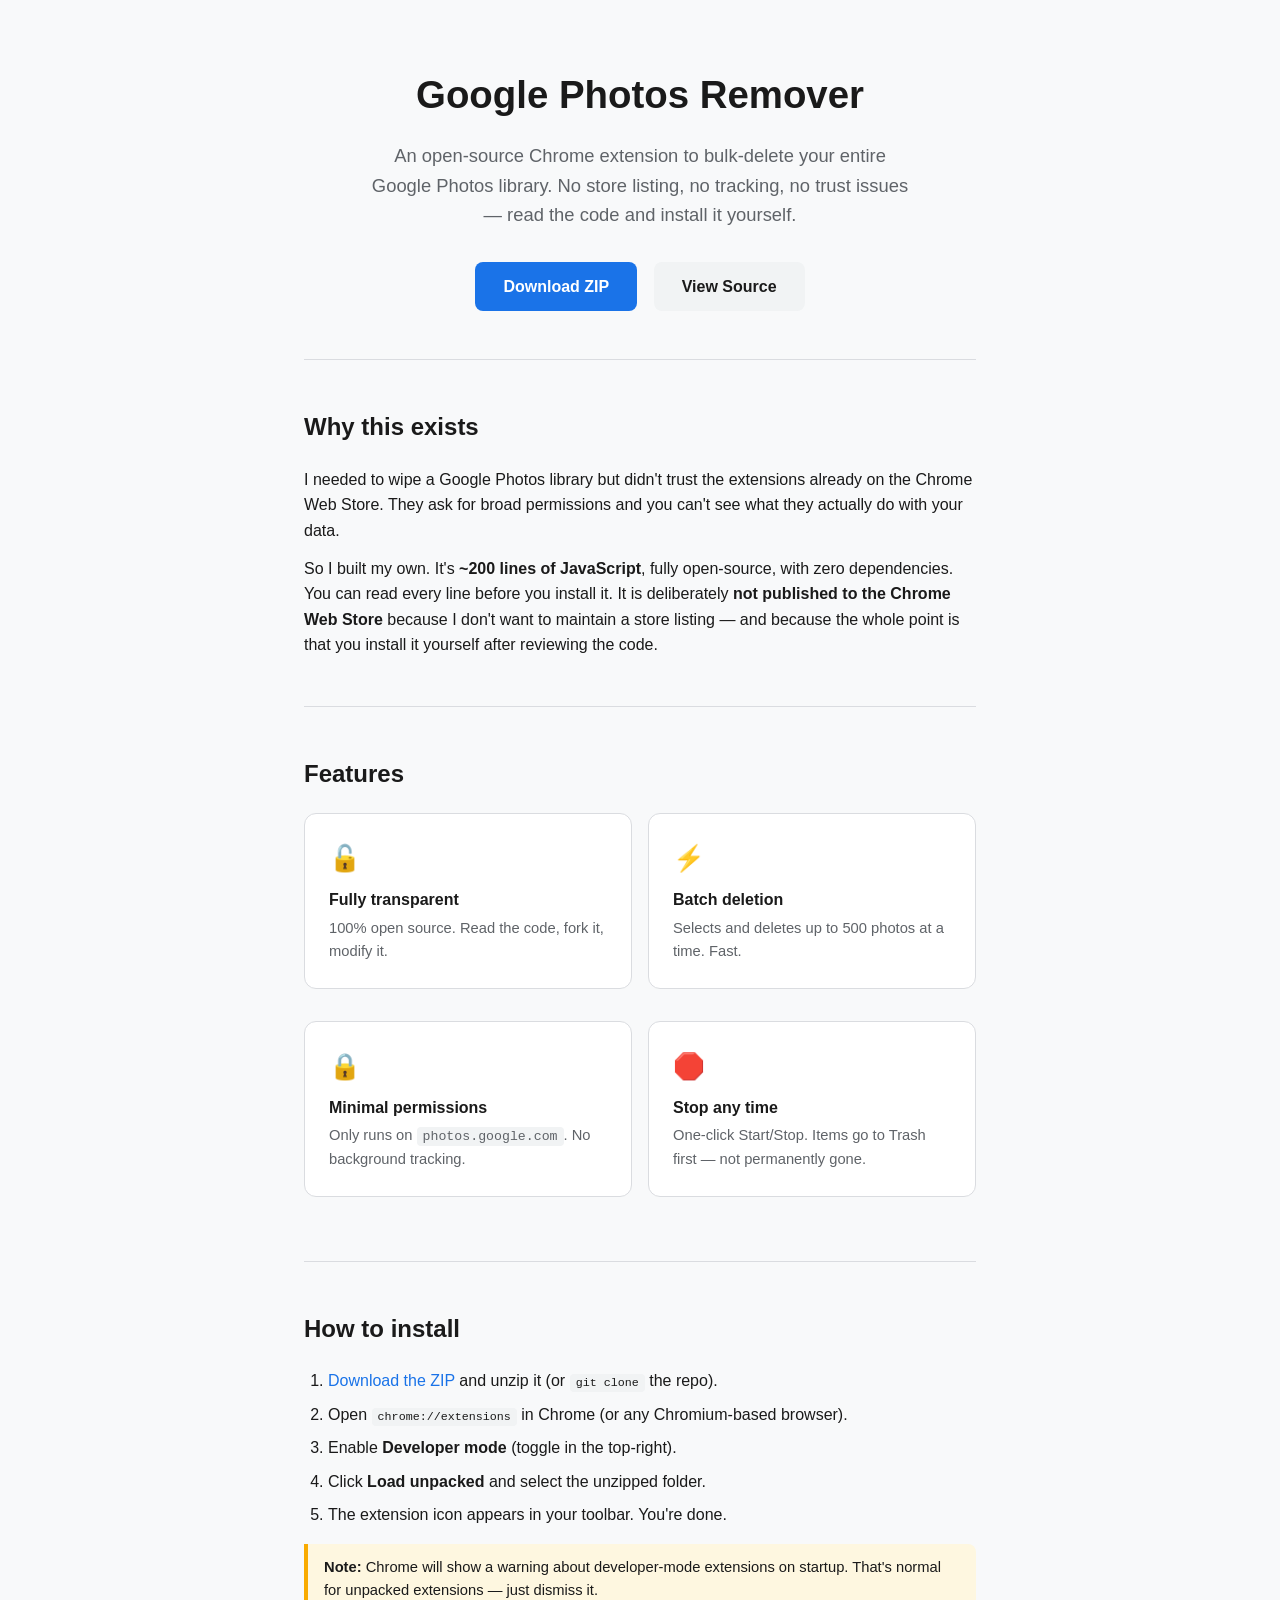
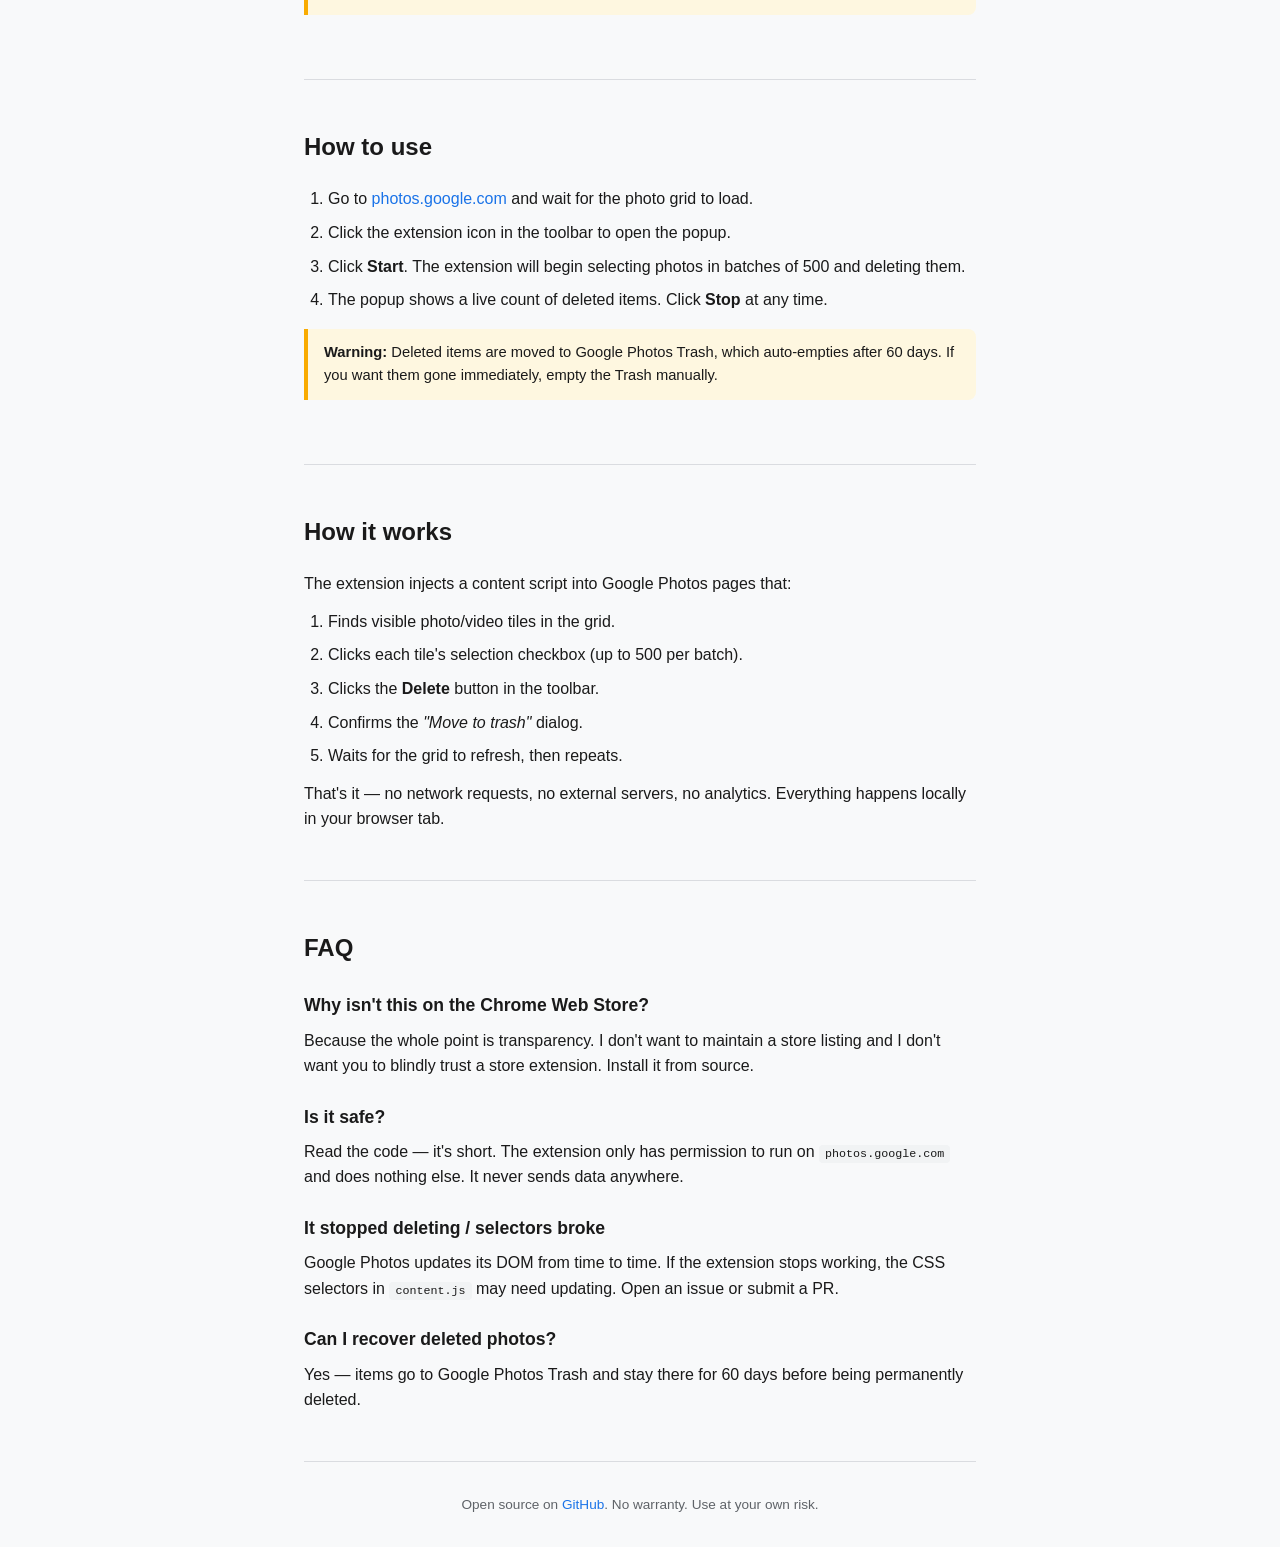
<file: docs/index.html>
<!DOCTYPE html>
<html lang="en">
  <head>
    <meta charset="utf-8" />
    <meta name="viewport" content="width=device-width, initial-scale=1" />
    <title>Google Photos Remover — Open-Source Chrome Extension</title>
    <meta
      name="description"
      content="Bulk-delete your Google Photos library with a transparent, open-source Chrome extension you can audit and install yourself."
    />
    <style>
      :root {
        --bg: #f8f9fa;
        --fg: #1a1a1a;
        --accent: #1a73e8;
        --accent-hover: #1557b0;
        --card: #ffffff;
        --muted: #5f6368;
        --border: #dadce0;
        --code-bg: #f1f3f4;
        --warning-bg: #fef7e0;
        --warning-border: #f9ab00;
      }
      @media (prefers-color-scheme: dark) {
        :root {
          --bg: #1e1f20;
          --fg: #e8eaed;
          --card: #292a2d;
          --muted: #9aa0a6;
          --border: #3c4043;
          --code-bg: #303134;
          --warning-bg: #3e2e00;
          --warning-border: #f9ab00;
        }
      }
      * {
        box-sizing: border-box;
        margin: 0;
        padding: 0;
      }
      body {
        font-family: -apple-system, BlinkMacSystemFont, "Segoe UI", Roboto,
          Oxygen, Ubuntu, sans-serif;
        background: var(--bg);
        color: var(--fg);
        line-height: 1.6;
      }
      a {
        color: var(--accent);
        text-decoration: none;
      }
      a:hover {
        text-decoration: underline;
      }
      .container {
        max-width: 720px;
        margin: 0 auto;
        padding: 0 24px;
      }

      /* Hero */
      .hero {
        text-align: center;
        padding: 64px 0 48px;
      }
      .hero h1 {
        font-size: 2.4rem;
        font-weight: 700;
        margin-bottom: 16px;
      }
      .hero .tagline {
        font-size: 1.15rem;
        color: var(--muted);
        max-width: 540px;
        margin: 0 auto 32px;
      }
      .btn {
        display: inline-block;
        padding: 12px 28px;
        border-radius: 8px;
        font-size: 1rem;
        font-weight: 600;
        transition: background 0.15s;
      }
      .btn-primary {
        background: var(--accent);
        color: #fff;
      }
      .btn-primary:hover {
        background: var(--accent-hover);
        text-decoration: none;
      }
      .btn-secondary {
        background: var(--code-bg);
        color: var(--fg);
        margin-left: 12px;
      }
      .btn-secondary:hover {
        background: var(--border);
        text-decoration: none;
      }

      /* Sections */
      section {
        padding: 48px 0;
        border-top: 1px solid var(--border);
      }
      section h2 {
        font-size: 1.5rem;
        margin-bottom: 20px;
      }
      section h3 {
        font-size: 1.1rem;
        margin: 24px 0 8px;
      }
      .card {
        background: var(--card);
        border: 1px solid var(--border);
        border-radius: 12px;
        padding: 24px;
        margin-bottom: 16px;
      }
      .features {
        display: grid;
        grid-template-columns: 1fr 1fr;
        gap: 16px;
      }
      @media (max-width: 560px) {
        .features {
          grid-template-columns: 1fr;
        }
      }
      .feature-icon {
        font-size: 1.6rem;
        margin-bottom: 8px;
      }
      .feature-title {
        font-weight: 600;
        margin-bottom: 4px;
      }
      .feature-desc {
        font-size: 0.92rem;
        color: var(--muted);
      }
      ol,
      ul {
        padding-left: 24px;
        margin: 12px 0;
      }
      li {
        margin-bottom: 8px;
      }
      code {
        background: var(--code-bg);
        padding: 2px 6px;
        border-radius: 4px;
        font-size: 0.9em;
      }
      pre {
        background: var(--code-bg);
        padding: 16px;
        border-radius: 8px;
        overflow-x: auto;
        font-size: 0.9rem;
        margin: 12px 0;
      }
      .warning {
        background: var(--warning-bg);
        border-left: 4px solid var(--warning-border);
        padding: 12px 16px;
        border-radius: 0 8px 8px 0;
        margin: 16px 0;
        font-size: 0.92rem;
      }

      /* Footer */
      footer {
        text-align: center;
        padding: 32px 0;
        border-top: 1px solid var(--border);
        color: var(--muted);
        font-size: 0.85rem;
      }
    </style>
  </head>
  <body>
    <div class="container">
      <!-- Hero -->
      <header class="hero">
        <h1>Google Photos Remover</h1>
        <p class="tagline">
          An open-source Chrome extension to bulk-delete your entire Google
          Photos library. No store listing, no tracking, no trust issues — read
          the code and install it yourself.
        </p>
        <a
          href="https://github.com/lex-aristov/google-photos-remover/archive/refs/heads/main.zip"
          class="btn btn-primary"
          >Download ZIP</a
        >
        <a
          href="https://github.com/lex-aristov/google-photos-remover"
          class="btn btn-secondary"
          >View Source</a
        >
      </header>

      <!-- Why -->
      <section>
        <h2>Why this exists</h2>
        <p>
          I needed to wipe a Google Photos library but didn't trust the
          extensions already on the Chrome Web Store. They ask for broad
          permissions and you can't see what they actually do with your data.
        </p>
        <p style="margin-top: 12px">
          So I built my own. It's <strong>~200 lines of JavaScript</strong>,
          fully open-source, with zero dependencies. You can read every line
          before you install it. It is deliberately
          <strong>not published to the Chrome Web Store</strong> because I don't
          want to maintain a store listing — and because the whole point is that
          you install it yourself after reviewing the code.
        </p>
      </section>

      <!-- Features -->
      <section>
        <h2>Features</h2>
        <div class="features">
          <div class="card">
            <div class="feature-icon">🔓</div>
            <div class="feature-title">Fully transparent</div>
            <div class="feature-desc">
              100% open source. Read the code, fork it, modify it.
            </div>
          </div>
          <div class="card">
            <div class="feature-icon">⚡</div>
            <div class="feature-title">Batch deletion</div>
            <div class="feature-desc">
              Selects and deletes up to 500 photos at a time. Fast.
            </div>
          </div>
          <div class="card">
            <div class="feature-icon">🔒</div>
            <div class="feature-title">Minimal permissions</div>
            <div class="feature-desc">
              Only runs on <code>photos.google.com</code>. No background
              tracking.
            </div>
          </div>
          <div class="card">
            <div class="feature-icon">🛑</div>
            <div class="feature-title">Stop any time</div>
            <div class="feature-desc">
              One-click Start/Stop. Items go to Trash first — not permanently
              gone.
            </div>
          </div>
        </div>
      </section>

      <!-- Install -->
      <section id="install">
        <h2>How to install</h2>
        <ol>
          <li>
            <a
              href="https://github.com/lex-aristov/google-photos-remover/archive/refs/heads/main.zip"
              >Download the ZIP</a
            >
            and unzip it (or <code>git clone</code> the repo).
          </li>
          <li>
            Open <code>chrome://extensions</code> in Chrome (or any
            Chromium-based browser).
          </li>
          <li>Enable <strong>Developer mode</strong> (toggle in the top-right).</li>
          <li>
            Click <strong>Load unpacked</strong> and select the unzipped folder.
          </li>
          <li>
            The extension icon appears in your toolbar. You're done.
          </li>
        </ol>
        <div class="warning">
          <strong>Note:</strong> Chrome will show a warning about developer-mode
          extensions on startup. That's normal for unpacked extensions — just
          dismiss it.
        </div>
      </section>

      <!-- Usage -->
      <section>
        <h2>How to use</h2>
        <ol>
          <li>
            Go to
            <a href="https://photos.google.com" target="_blank" rel="noopener"
              >photos.google.com</a
            >
            and wait for the photo grid to load.
          </li>
          <li>Click the extension icon in the toolbar to open the popup.</li>
          <li>
            Click <strong>Start</strong>. The extension will begin selecting
            photos in batches of 500 and deleting them.
          </li>
          <li>
            The popup shows a live count of deleted items. Click
            <strong>Stop</strong> at any time.
          </li>
        </ol>
        <div class="warning">
          <strong>Warning:</strong> Deleted items are moved to Google Photos
          Trash, which auto-empties after 60 days. If you want them gone
          immediately, empty the Trash manually.
        </div>
      </section>

      <!-- How it works -->
      <section>
        <h2>How it works</h2>
        <p>The extension injects a content script into Google Photos pages that:</p>
        <ol>
          <li>Finds visible photo/video tiles in the grid.</li>
          <li>Clicks each tile's selection checkbox (up to 500 per batch).</li>
          <li>Clicks the <strong>Delete</strong> button in the toolbar.</li>
          <li>Confirms the <em>"Move to trash"</em> dialog.</li>
          <li>Waits for the grid to refresh, then repeats.</li>
        </ol>
        <p style="margin-top: 12px">
          That's it — no network requests, no external servers, no analytics.
          Everything happens locally in your browser tab.
        </p>
      </section>

      <!-- FAQ -->
      <section>
        <h2>FAQ</h2>
        <h3>Why isn't this on the Chrome Web Store?</h3>
        <p>
          Because the whole point is transparency. I don't want to maintain a
          store listing and I don't want you to blindly trust a store extension.
          Install it from source.
        </p>

        <h3>Is it safe?</h3>
        <p>
          Read the code — it's short. The extension only has permission to run on
          <code>photos.google.com</code> and does nothing else. It never sends
          data anywhere.
        </p>

        <h3>It stopped deleting / selectors broke</h3>
        <p>
          Google Photos updates its DOM from time to time. If the extension stops
          working, the CSS selectors in <code>content.js</code> may need
          updating. Open an issue or submit a PR.
        </p>

        <h3>Can I recover deleted photos?</h3>
        <p>
          Yes — items go to Google Photos Trash and stay there for 60 days before
          being permanently deleted.
        </p>
      </section>

      <footer>
        <p>
          Open source on
          <a href="https://github.com/lex-aristov/google-photos-remover">GitHub</a>.
          No warranty. Use at your own risk.
        </p>
      </footer>
    </div>
  </body>
</html>
</file>
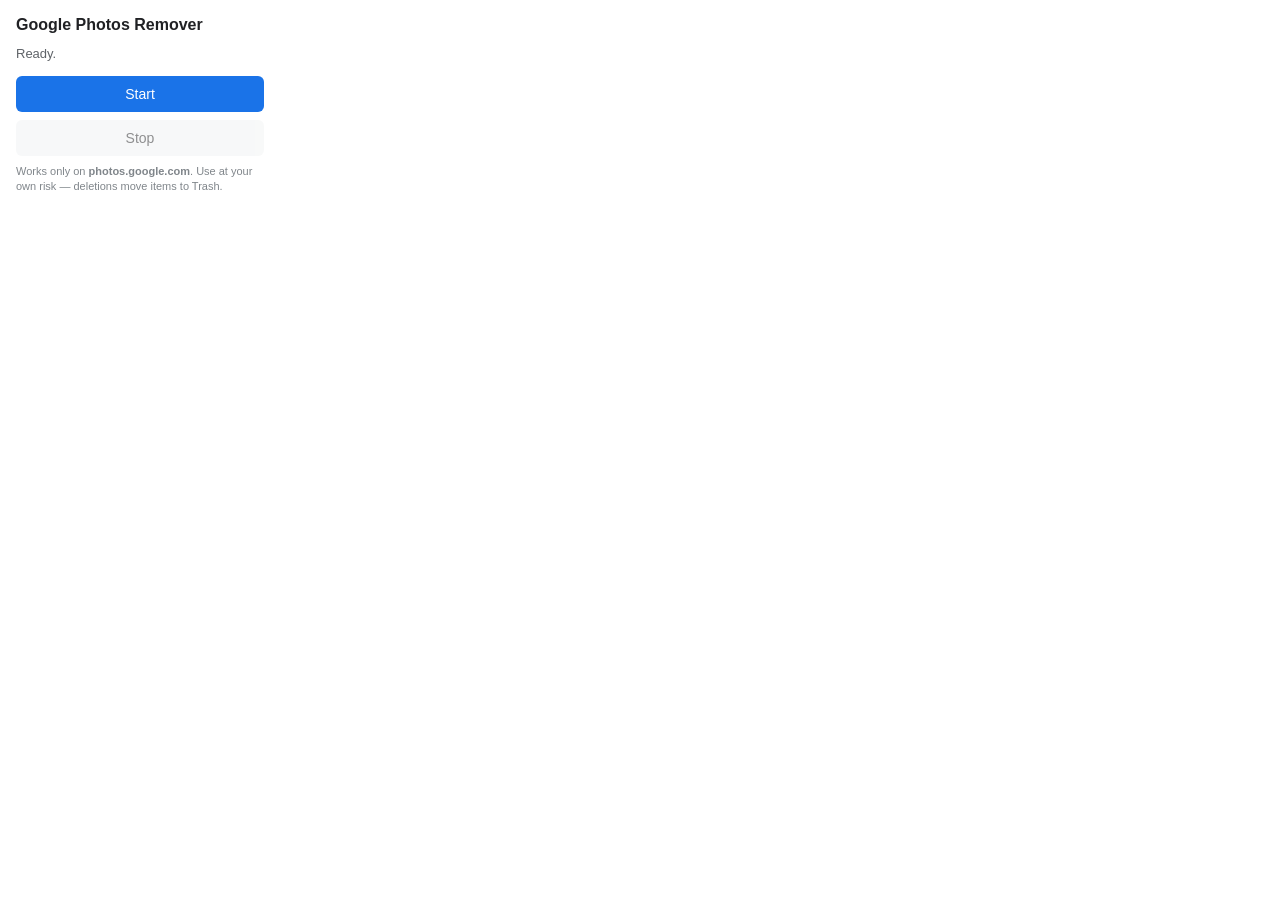
<file: popup.html>
<!DOCTYPE html>
<html>
  <head>
    <meta charset="utf-8" />
    <title>Google Photos Remover</title>
    <link rel="stylesheet" href="popup.css" />
  </head>
  <body>
    <div class="container">
      <h1>Google Photos Remover</h1>
      <p id="status" class="status">Ready.</p>
      <button id="startBtn" class="btn btn-primary">Start</button>
      <button id="stopBtn" class="btn btn-secondary" disabled>Stop</button>
      <p class="hint">
        Works only on <strong>photos.google.com</strong>. Use at your own risk
        &mdash; deletions move items to Trash.
      </p>
    </div>
    <script src="popup.js"></script>
  </body>
</html>
</file>
<file: popup.css>
* {
  box-sizing: border-box;
}

body {
  margin: 0;
  font-family: -apple-system, BlinkMacSystemFont, "Segoe UI", Roboto, sans-serif;
  width: 280px;
  background: #fff;
  color: #202124;
}

.container {
  padding: 16px;
}

h1 {
  font-size: 16px;
  margin: 0 0 12px;
}

.status {
  font-size: 13px;
  margin: 0 0 12px;
  color: #5f6368;
  min-height: 18px;
}

.btn {
  display: block;
  width: 100%;
  padding: 10px 12px;
  margin-bottom: 8px;
  font-size: 14px;
  font-weight: 500;
  border: none;
  border-radius: 6px;
  cursor: pointer;
  transition: background 0.15s ease;
}

.btn-primary {
  background: #1a73e8;
  color: #fff;
}

.btn-primary:hover:not(:disabled) {
  background: #1765cc;
}

.btn-secondary {
  background: #f1f3f4;
  color: #202124;
}

.btn-secondary:hover:not(:disabled) {
  background: #e8eaed;
}

.btn:disabled {
  opacity: 0.5;
  cursor: not-allowed;
}

.hint {
  font-size: 11px;
  color: #80868b;
  margin: 8px 0 0;
  line-height: 1.4;
}
</file>
